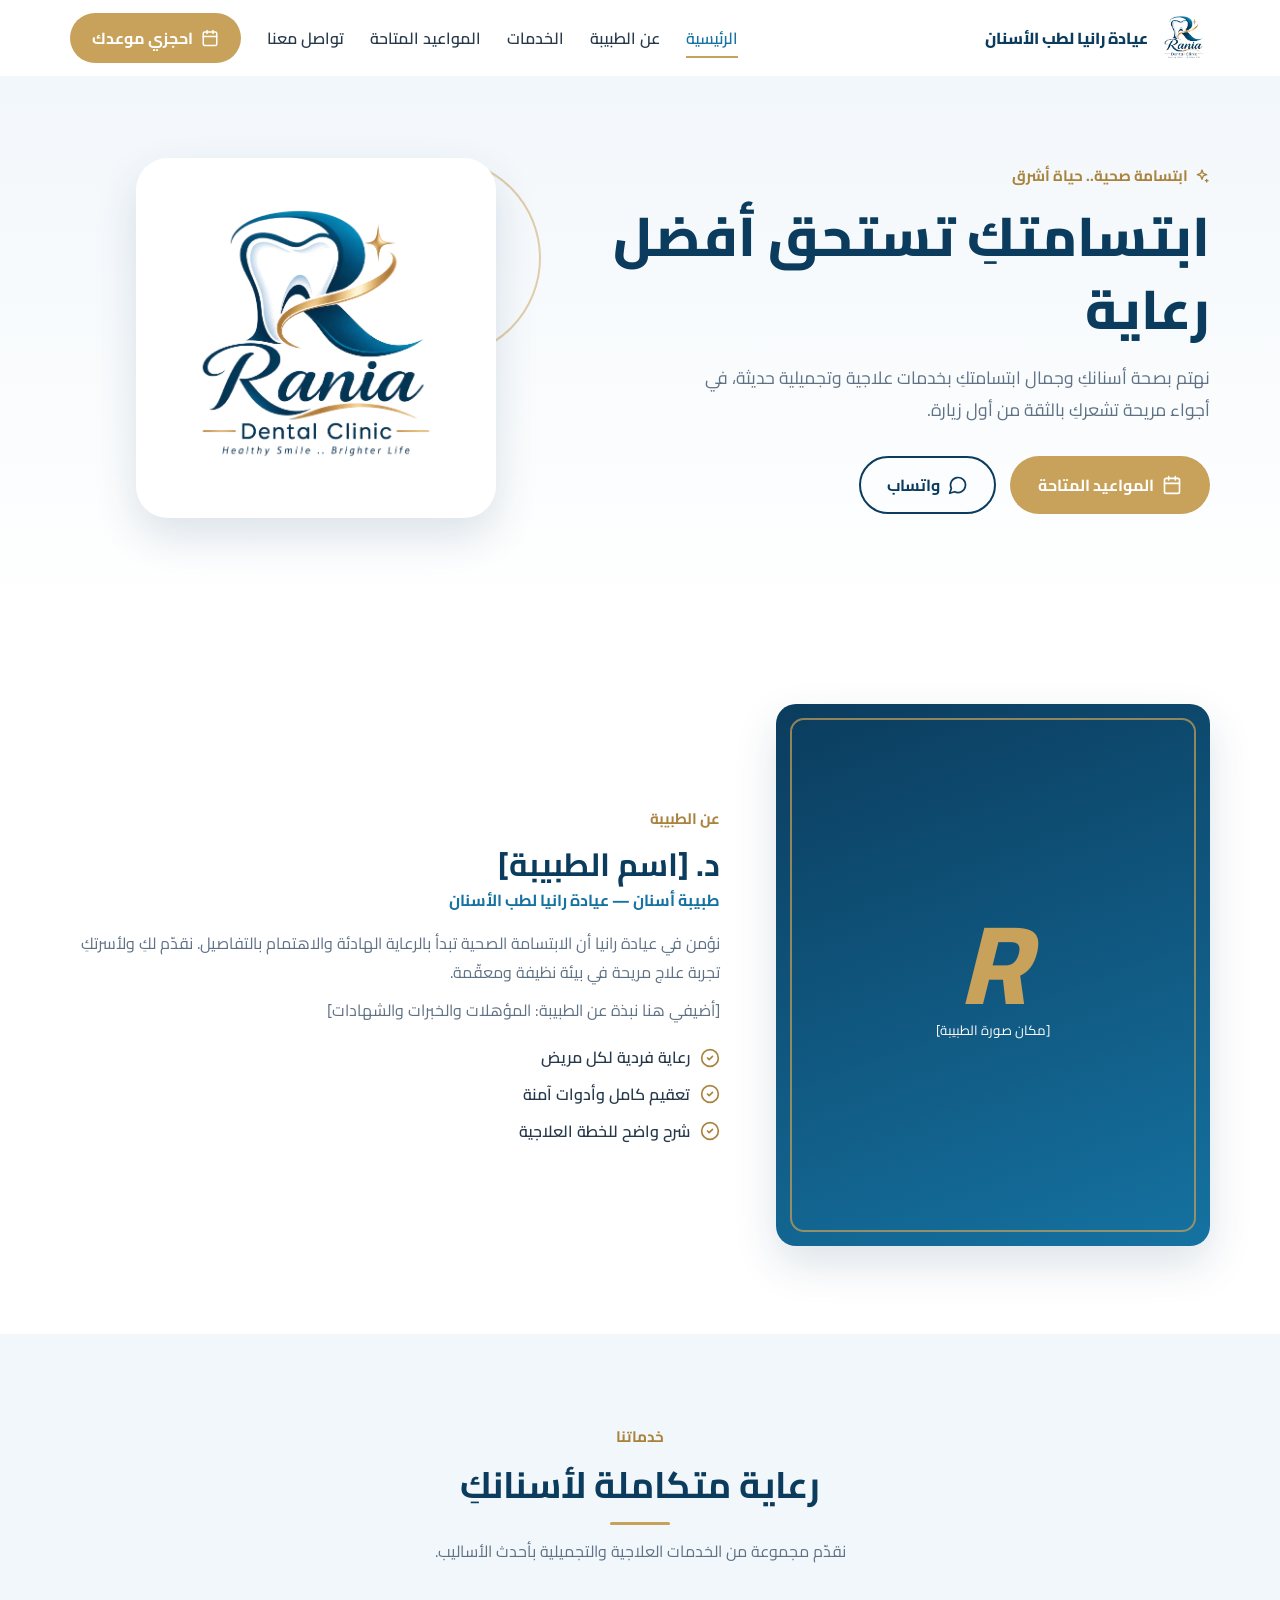
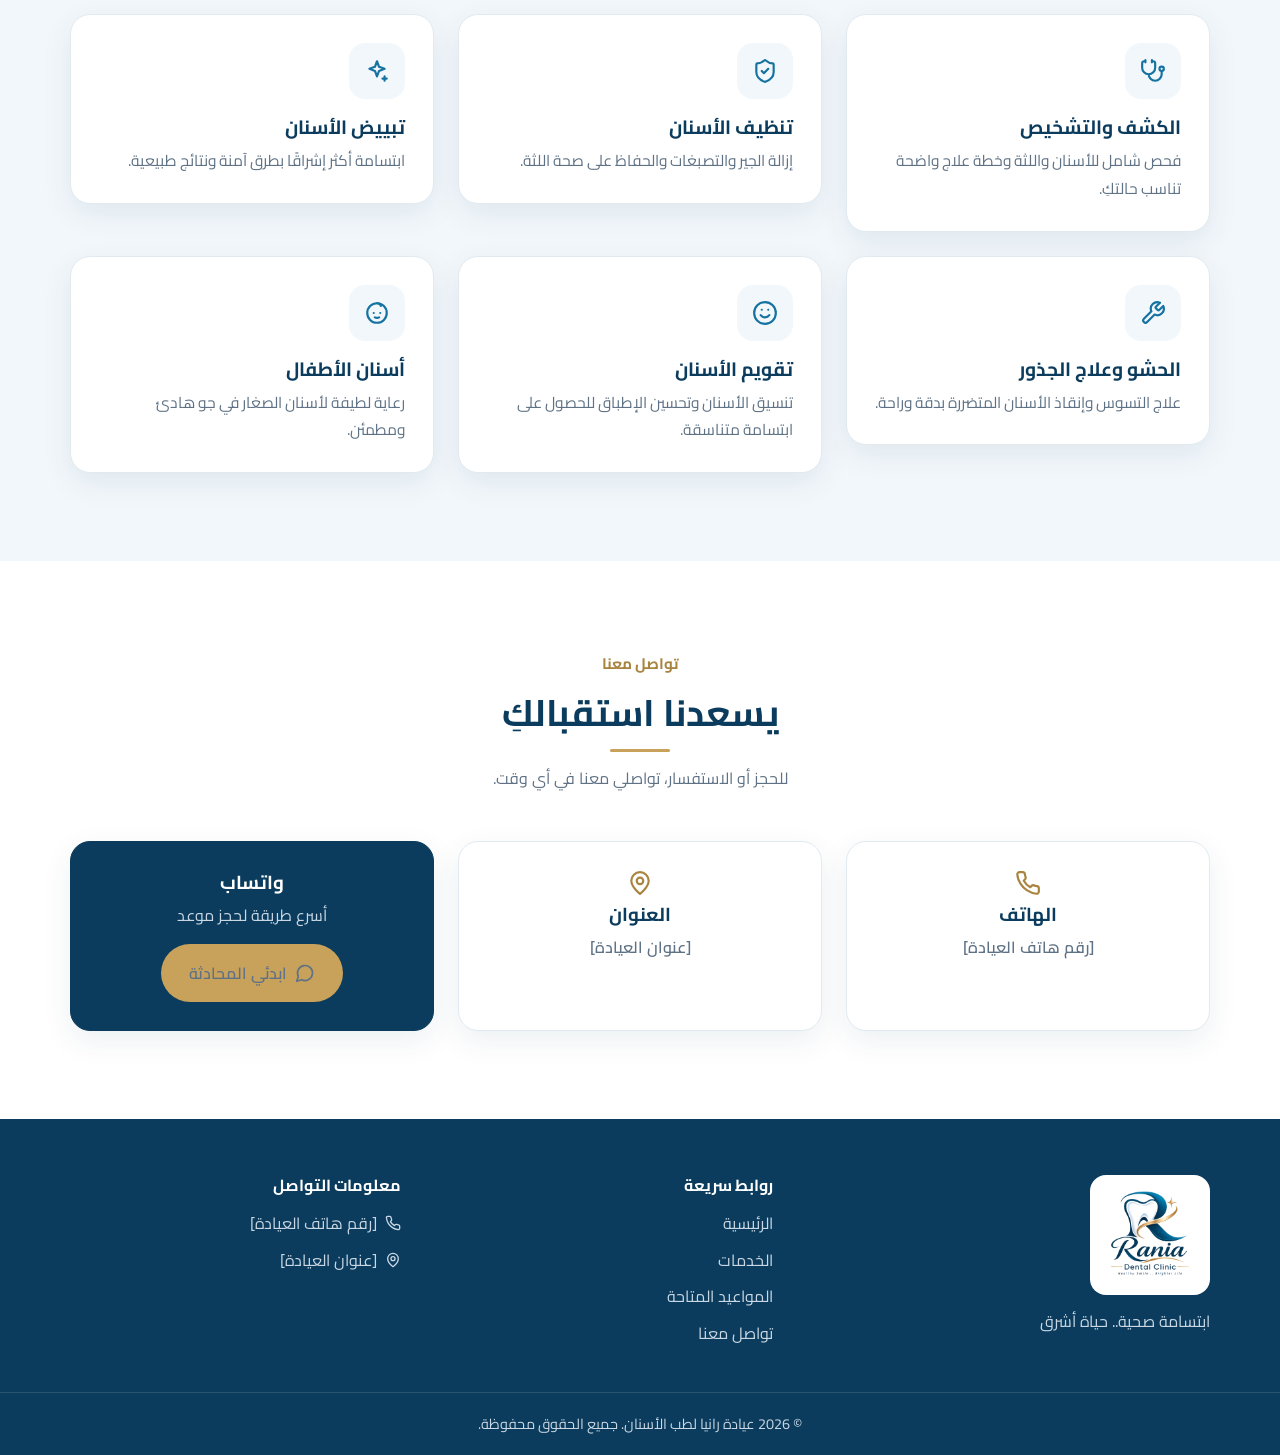
<file: index.html>
<!doctype html>
<html lang="ar" dir="rtl">
<head>
  <meta charset="UTF-8" />
  <meta name="viewport" content="width=device-width, initial-scale=1" />
  <title>عيادة رانيا لطب الأسنان</title>
  <meta name="description" content="عيادة رانيا لطب الأسنان — ابتسامة صحية.. حياة أشرق" />
  <link rel="icon" href="assets/logo.png" />
  <link rel="preconnect" href="https://fonts.googleapis.com" />
  <link rel="preconnect" href="https://fonts.gstatic.com" crossorigin />
  <link href="https://fonts.googleapis.com/css2?family=Cairo:wght@400;600;700;800&display=swap" rel="stylesheet" />
  <link rel="stylesheet" href="styles.css" />
</head>
<body data-page="home">
  <div id="app"></div>
  <script src="js/clinicConfig.js"></script>
  <script src="js/main.js"></script>
</body>
</html>
</file>
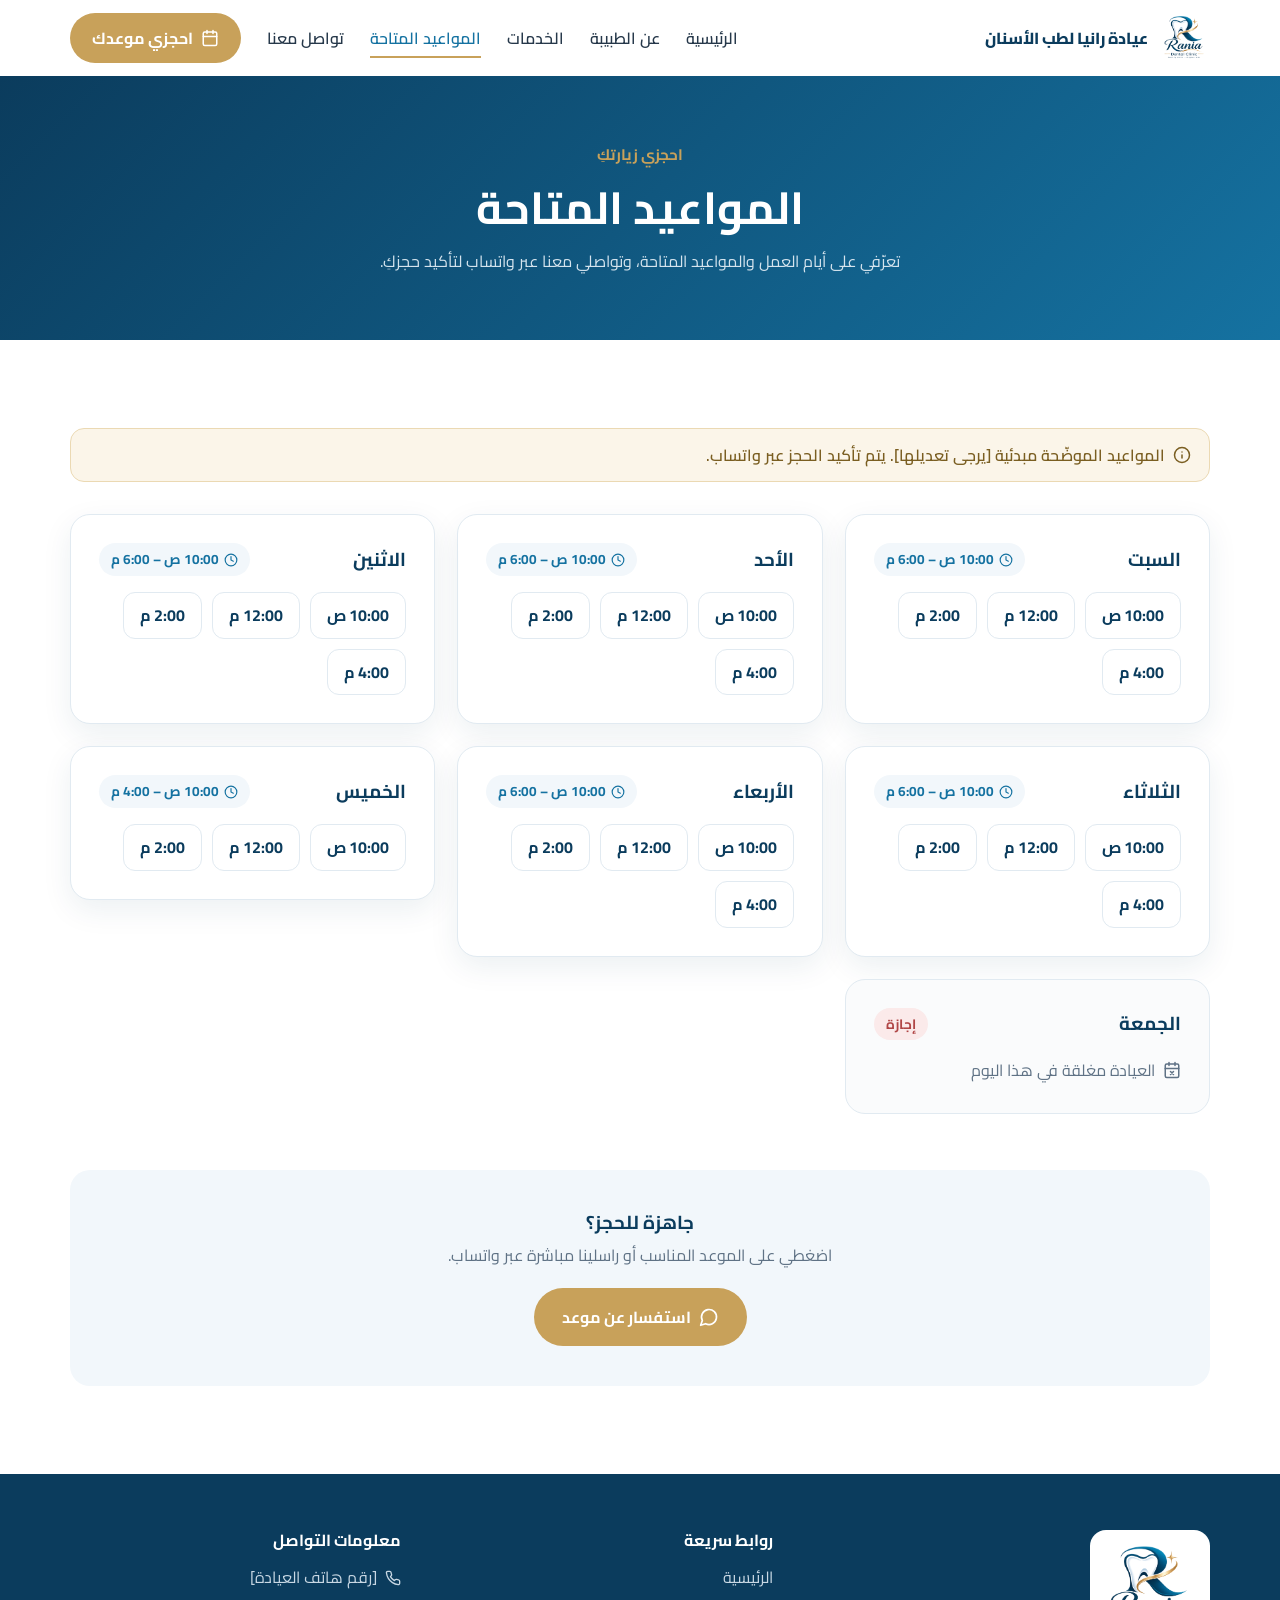
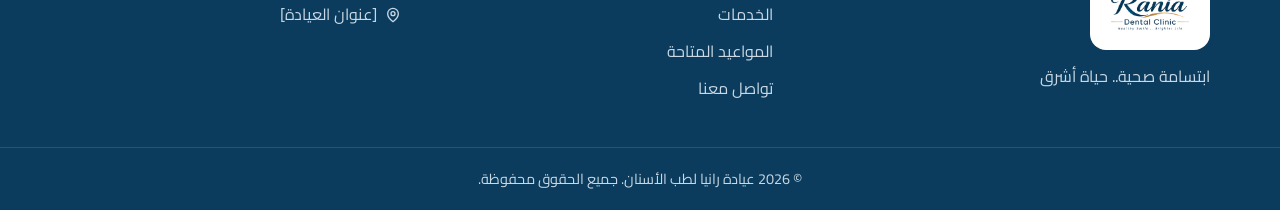
<file: appointments.html>
<!doctype html>
<html lang="ar" dir="rtl">
<head>
  <meta charset="UTF-8" />
  <meta name="viewport" content="width=device-width, initial-scale=1" />
  <title>عيادة رانيا لطب الأسنان</title>
  <meta name="description" content="عيادة رانيا لطب الأسنان — ابتسامة صحية.. حياة أشرق" />
  <link rel="icon" href="assets/logo.png" />
  <link rel="preconnect" href="https://fonts.googleapis.com" />
  <link rel="preconnect" href="https://fonts.gstatic.com" crossorigin />
  <link href="https://fonts.googleapis.com/css2?family=Cairo:wght@400;600;700;800&display=swap" rel="stylesheet" />
  <link rel="stylesheet" href="styles.css" />
</head>
<body data-page="appointments">
  <div id="app"></div>
  <script src="js/clinicConfig.js"></script>
  <script src="js/main.js"></script>
</body>
</html>
</file>
<file: styles.css>
:root{
  --navy:#0B3C5D; --blue:#1572A1; --gold:#C8A15A; --gold-dark:#A9843F;
  --ice:#F2F7FB; --white:#fff; --text:#26384A; --muted:#5F7285; --line:#E1EAF1;
  --radius:20px; --shadow:0 10px 30px rgba(11,60,93,.08); --shadow-lg:0 18px 44px rgba(11,60,93,.14);
}
*{box-sizing:border-box;margin:0;padding:0}
html{scroll-behavior:smooth;scroll-padding-top:84px}
body{font-family:'Cairo',sans-serif;color:var(--text);background:var(--white);line-height:1.8;-webkit-font-smoothing:antialiased}
img{max-width:100%;display:block}
a{color:inherit;text-decoration:none}
ul{list-style:none}
.container{width:min(1140px,92%);margin-inline:auto}
.section{padding:88px 0}
.section-tint{background:var(--ice)}
h1,h2,h3,h4{color:var(--navy);line-height:1.35}

/* buttons */
.btn{display:inline-flex;align-items:center;justify-content:center;gap:8px;padding:12px 26px;border-radius:999px;font:700 1rem 'Cairo',sans-serif;cursor:pointer;border:2px solid transparent;transition:transform .2s,box-shadow .2s,background .2s;min-height:48px}
.btn:hover{transform:translateY(-2px);box-shadow:var(--shadow-lg)}
.btn:active{transform:translateY(0) scale(.97)}
.btn:focus-visible,.menu-toggle:focus-visible,.slots a:focus-visible{outline:3px solid var(--blue);outline-offset:3px}
.btn-gold{background:var(--gold);color:#fff}
.btn-gold:hover{background:var(--gold-dark)}
.btn-outline{border-color:var(--navy);color:var(--navy);background:transparent}
.btn-outline:hover{background:var(--navy);color:#fff}

/* navbar */
.navbar{position:sticky;top:0;z-index:50;background:rgba(255,255,255,.92);backdrop-filter:blur(10px);transition:box-shadow .3s}
.navbar.is-scrolled{box-shadow:0 4px 20px rgba(11,60,93,.1)}
.nav-inner{display:flex;align-items:center;justify-content:space-between;height:76px}
.brand{display:flex;align-items:center;gap:10px;font-weight:800;color:var(--navy)}
.brand img{width:52px;height:52px;object-fit:contain}
.nav-links{display:flex;align-items:center;gap:26px}
.nav-links>a:not(.btn){font-weight:600;color:var(--text);position:relative;padding:4px 0;transition:color .2s}
.nav-links>a:not(.btn)::after{content:'';position:absolute;inset-inline:0;bottom:-2px;height:2px;background:var(--gold);transform:scaleX(0);transition:transform .25s}
.nav-links>a:not(.btn):hover,.nav-links>a.active{color:var(--blue)}
.nav-links>a:not(.btn):hover::after,.nav-links>a.active::after{transform:scaleX(1)}
.nav-cta{padding:8px 20px;min-height:44px}
.menu-toggle{display:none;background:none;border:0;color:var(--navy);cursor:pointer;padding:8px}

/* hero */
.hero{background:linear-gradient(180deg,var(--ice),#fff);padding:72px 0 88px;overflow:hidden}
.hero-grid{display:grid;grid-template-columns:1.1fr .9fr;gap:48px;align-items:center}
.eyebrow{display:inline-flex;align-items:center;gap:6px;color:var(--gold-dark);font-weight:700;font-size:.95rem;margin-bottom:10px}
.hero h1{font-size:clamp(2.1rem,4.6vw,3.4rem);font-weight:800;margin-bottom:16px}
.hero-text p{color:var(--muted);font-size:1.1rem;max-width:520px;margin-bottom:30px}
.hero-actions{display:flex;flex-wrap:wrap;gap:14px}
.hero-visual{position:relative;display:grid;place-items:center;min-height:380px}
.blob{position:absolute;border-radius:50%}
.blob-1{width:340px;height:340px;background:rgba(21,114,161,.1)}
.blob-2{width:200px;height:200px;border:2px solid var(--gold);opacity:.5;inset-block-start:10px;inset-inline-start:20px}
.hero-card{position:relative;background:#fff;border-radius:32px;padding:28px;box-shadow:var(--shadow-lg);width:min(360px,90%);animation:float 6s ease-in-out infinite}
@keyframes float{50%{transform:translateY(-10px)}}

/* headings */
.section-heading{text-align:center;max-width:620px;margin:0 auto 48px}
.section-heading h2{font-size:clamp(1.7rem,3.4vw,2.3rem)}
.gold-line{display:block;width:60px;height:3px;background:var(--gold);border-radius:3px;margin:12px auto}
.section-heading p{color:var(--muted)}

/* about */
.about-grid{display:grid;grid-template-columns:.8fr 1.2fr;gap:56px;align-items:center}
.about-photo{aspect-ratio:4/5;border-radius:var(--radius);background:linear-gradient(160deg,var(--navy),var(--blue));display:grid;place-content:center;text-align:center;color:#fff;box-shadow:var(--shadow-lg);position:relative}
.about-photo::after{content:'';position:absolute;inset:14px;border:2px solid var(--gold);border-radius:14px;opacity:.7}
.about-initial{font:italic 800 7rem 'Cairo',serif;line-height:1;color:var(--gold)}
.about-name{font-size:2rem}
.about-title{color:var(--blue);font-weight:700;margin-bottom:14px}
.about-bio{color:var(--muted);margin-bottom:10px}
.checklist{margin-top:18px;display:grid;gap:8px}
.checklist li{display:flex;align-items:center;gap:10px;font-weight:600}
.checklist svg{color:var(--gold-dark);flex:none}

/* cards */
.card{background:#fff;border:1px solid var(--line);border-radius:var(--radius);padding:28px;box-shadow:var(--shadow);transition:transform .25s,box-shadow .25s,border-color .25s}
.card:hover{transform:translateY(-6px);box-shadow:var(--shadow-lg);border-color:var(--gold)}
.services-grid{display:grid;grid-template-columns:repeat(3,1fr);gap:24px}
.service-card h3{margin:16px 0 6px;font-size:1.2rem}
.service-card p{color:var(--muted);font-size:.97rem}
.icon-badge{display:grid;place-items:center;width:56px;height:56px;border-radius:16px;background:var(--ice);color:var(--blue);transition:background .25s,color .25s}
.service-card:hover .icon-badge{background:var(--navy);color:var(--gold)}

/* contact */
.contact-grid{display:grid;grid-template-columns:repeat(3,1fr);gap:24px}
.contact-item{text-align:center;display:flex;flex-direction:column;align-items:center;gap:6px}
.contact-item>svg{color:var(--gold-dark)}
.contact-item span,.contact-item a{color:var(--muted);font-weight:600}
.contact-wa{background:var(--navy);border-color:var(--navy)}
.contact-wa h3{color:#fff}.contact-wa p{color:#C9D8E4;margin-bottom:8px}

/* footer */
.footer{background:var(--navy);color:#C9D8E4;padding-top:56px}
.footer-grid{display:grid;grid-template-columns:1.2fr 1fr 1fr;gap:40px;padding-bottom:36px}
.footer-logo{width:120px;background:#fff;border-radius:16px;padding:8px;margin-bottom:12px}
.footer h4{color:#fff;margin-bottom:12px}
.footer li{margin-bottom:8px}
.footer a:hover{color:var(--gold)}
.footer-contact li{display:flex;align-items:center;gap:8px}
.footer-bottom{border-top:1px solid rgba(255,255,255,.12);text-align:center;padding:18px 12px;font-size:.9rem}

/* appointments */
.page-hero{background:linear-gradient(135deg,var(--navy),var(--blue));color:#fff;text-align:center;padding:64px 0}
.page-hero h1{color:#fff;font-size:clamp(2rem,4vw,2.8rem)}
.page-hero p{color:#D5E4EE;max-width:560px;margin:8px auto 0}
.page-hero .eyebrow{color:var(--gold)}
.note{display:flex;align-items:center;gap:8px;background:#FBF5E9;border:1px solid #EBD9B3;color:#7A5E21;padding:12px 18px;border-radius:14px;margin-bottom:32px;font-weight:600}
.days-grid{display:grid;grid-template-columns:repeat(3,1fr);gap:22px}
.day-card header{display:flex;justify-content:space-between;align-items:center;flex-wrap:wrap;gap:8px;margin-bottom:16px}
.badge{display:inline-flex;align-items:center;gap:5px;background:var(--ice);color:var(--blue);font-weight:700;font-size:.85rem;padding:4px 12px;border-radius:999px}
.badge-off{background:#FBEAEA;color:#B04646}
.slots{display:flex;flex-wrap:wrap;gap:10px}
.slots a{display:block;padding:8px 16px;border-radius:12px;border:1.5px solid var(--line);font-weight:700;color:var(--navy);transition:all .2s;min-height:42px}
.slots a:hover{background:var(--gold);border-color:var(--gold);color:#fff;transform:translateY(-2px)}
.is-closed{background:#FAFBFC;box-shadow:none}.is-closed:hover{transform:none;border-color:var(--line);box-shadow:none}
.closed-msg{display:flex;align-items:center;gap:8px;color:var(--muted)}
.appt-cta{margin-top:56px;text-align:center;background:var(--ice);border-radius:var(--radius);padding:40px 20px}
.appt-cta p{color:var(--muted);margin:6px 0 18px}

/* animation */
.reveal{opacity:0;transform:translateY(22px);transition:opacity .6s ease,transform .6s ease}
.reveal.is-visible{opacity:1;transform:none}
.page-enter{animation:pageIn .45s ease}
@keyframes pageIn{from{opacity:0;transform:translateY(8px)}to{opacity:1;transform:none}}
@media (prefers-reduced-motion:reduce){*{animation:none!important;transition:none!important;scroll-behavior:auto!important}.reveal{opacity:1;transform:none}}

/* tablet */
@media (max-width:960px){
  .services-grid,.days-grid,.contact-grid{grid-template-columns:repeat(2,1fr)}
  .footer-grid{grid-template-columns:1fr 1fr}
  .hero-grid,.about-grid{grid-template-columns:1fr}
  .hero-visual{min-height:300px;order:-1}
  .about-photo{max-width:320px;margin-inline:auto}
}
/* mobile nav + phone */
@media (max-width:820px){
  .menu-toggle{display:block}
  .nav-links{position:absolute;inset-inline:0;top:76px;background:#fff;flex-direction:column;align-items:stretch;gap:0;padding:12px 4%;box-shadow:0 14px 24px rgba(11,60,93,.12);max-height:0;overflow:hidden;opacity:0;visibility:hidden;transition:all .3s}
  .nav-links.is-open{max-height:480px;opacity:1;visibility:visible;padding-bottom:20px}
  .nav-links>a:not(.btn){padding:12px 4px;border-bottom:1px solid var(--line)}
  .nav-links>a::after{display:none}
  .nav-cta{margin-top:14px}
}
@media (max-width:620px){
  .section{padding:60px 0}
  .services-grid,.days-grid,.contact-grid,.footer-grid{grid-template-columns:1fr}
  .brand span{font-size:.95rem}
  .hero-actions .btn{flex:1 1 100%}
  .about-name{font-size:1.6rem}
}

/* ---- additions for plain HTML version ---- */
.icon{display:inline-block;vertical-align:middle;flex:none}
body{animation:pageIn .45s ease}
.hero-card img{width:100%}
</file>
